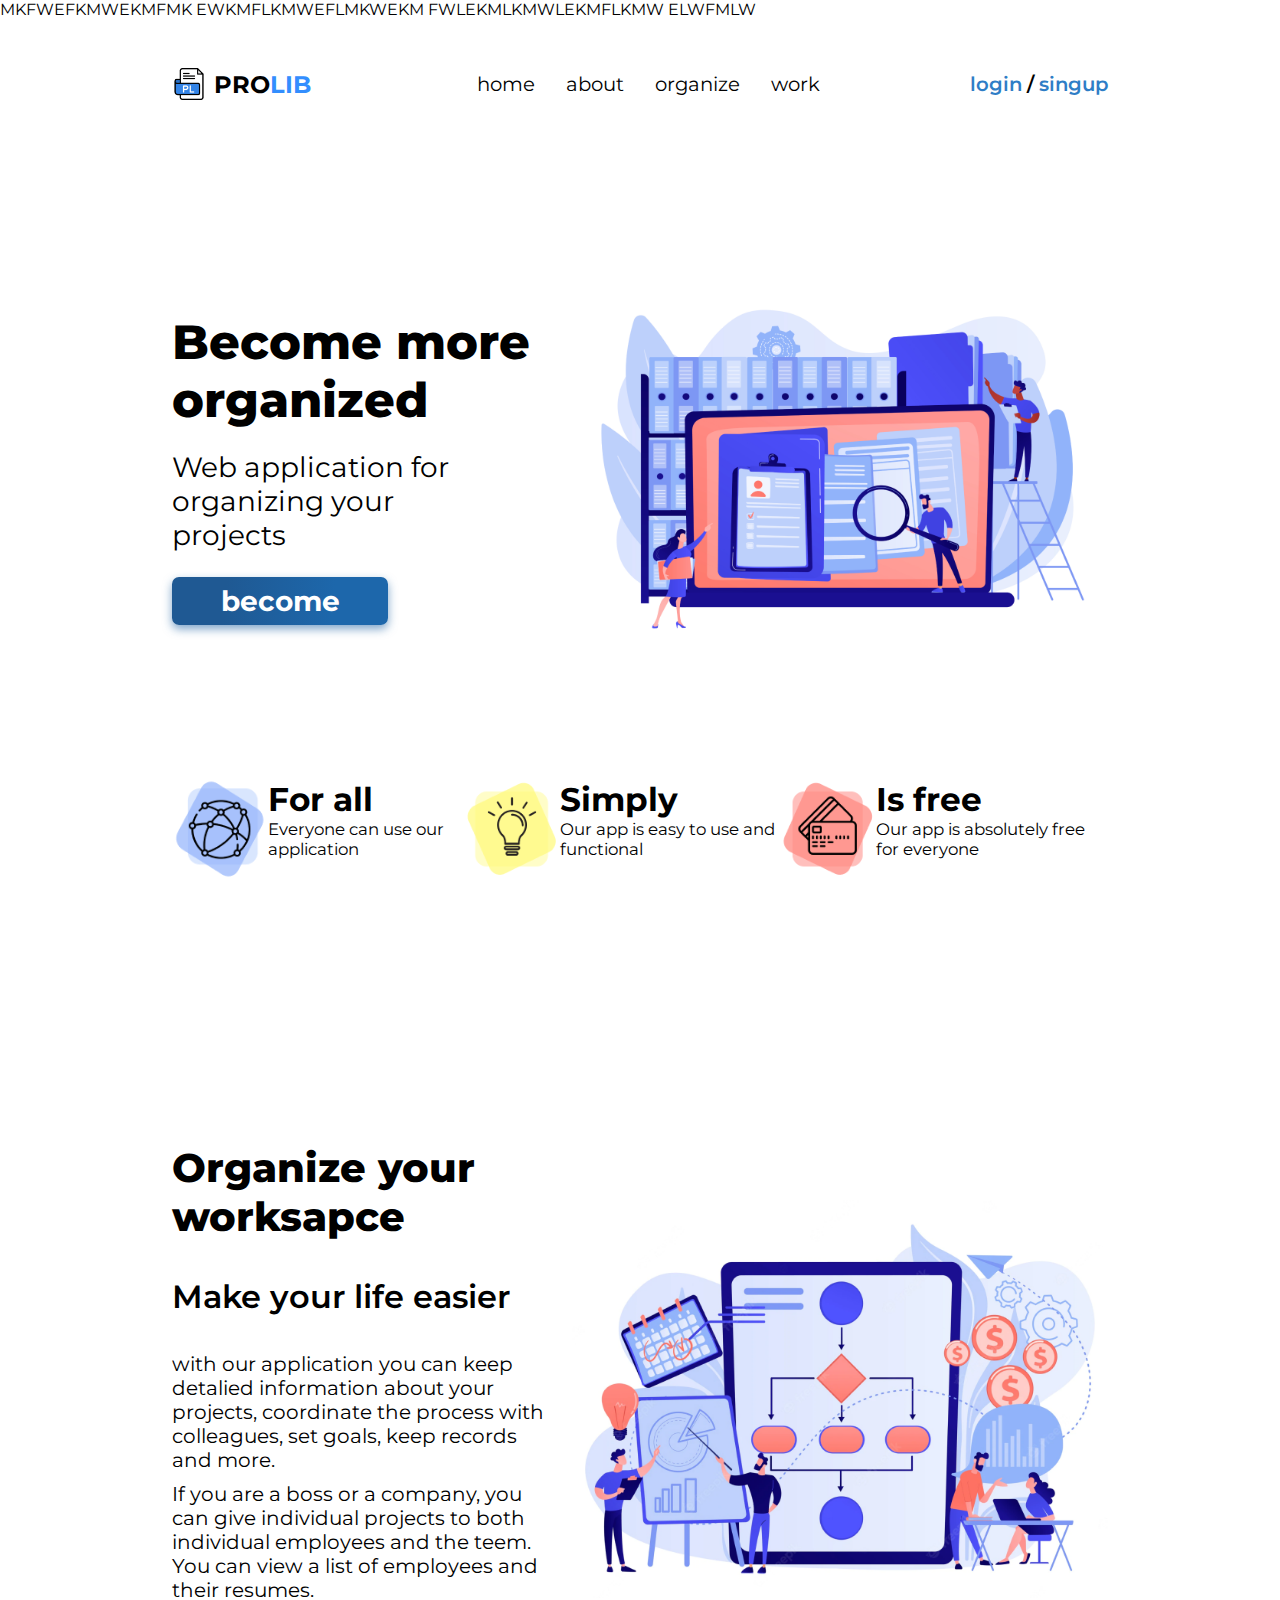
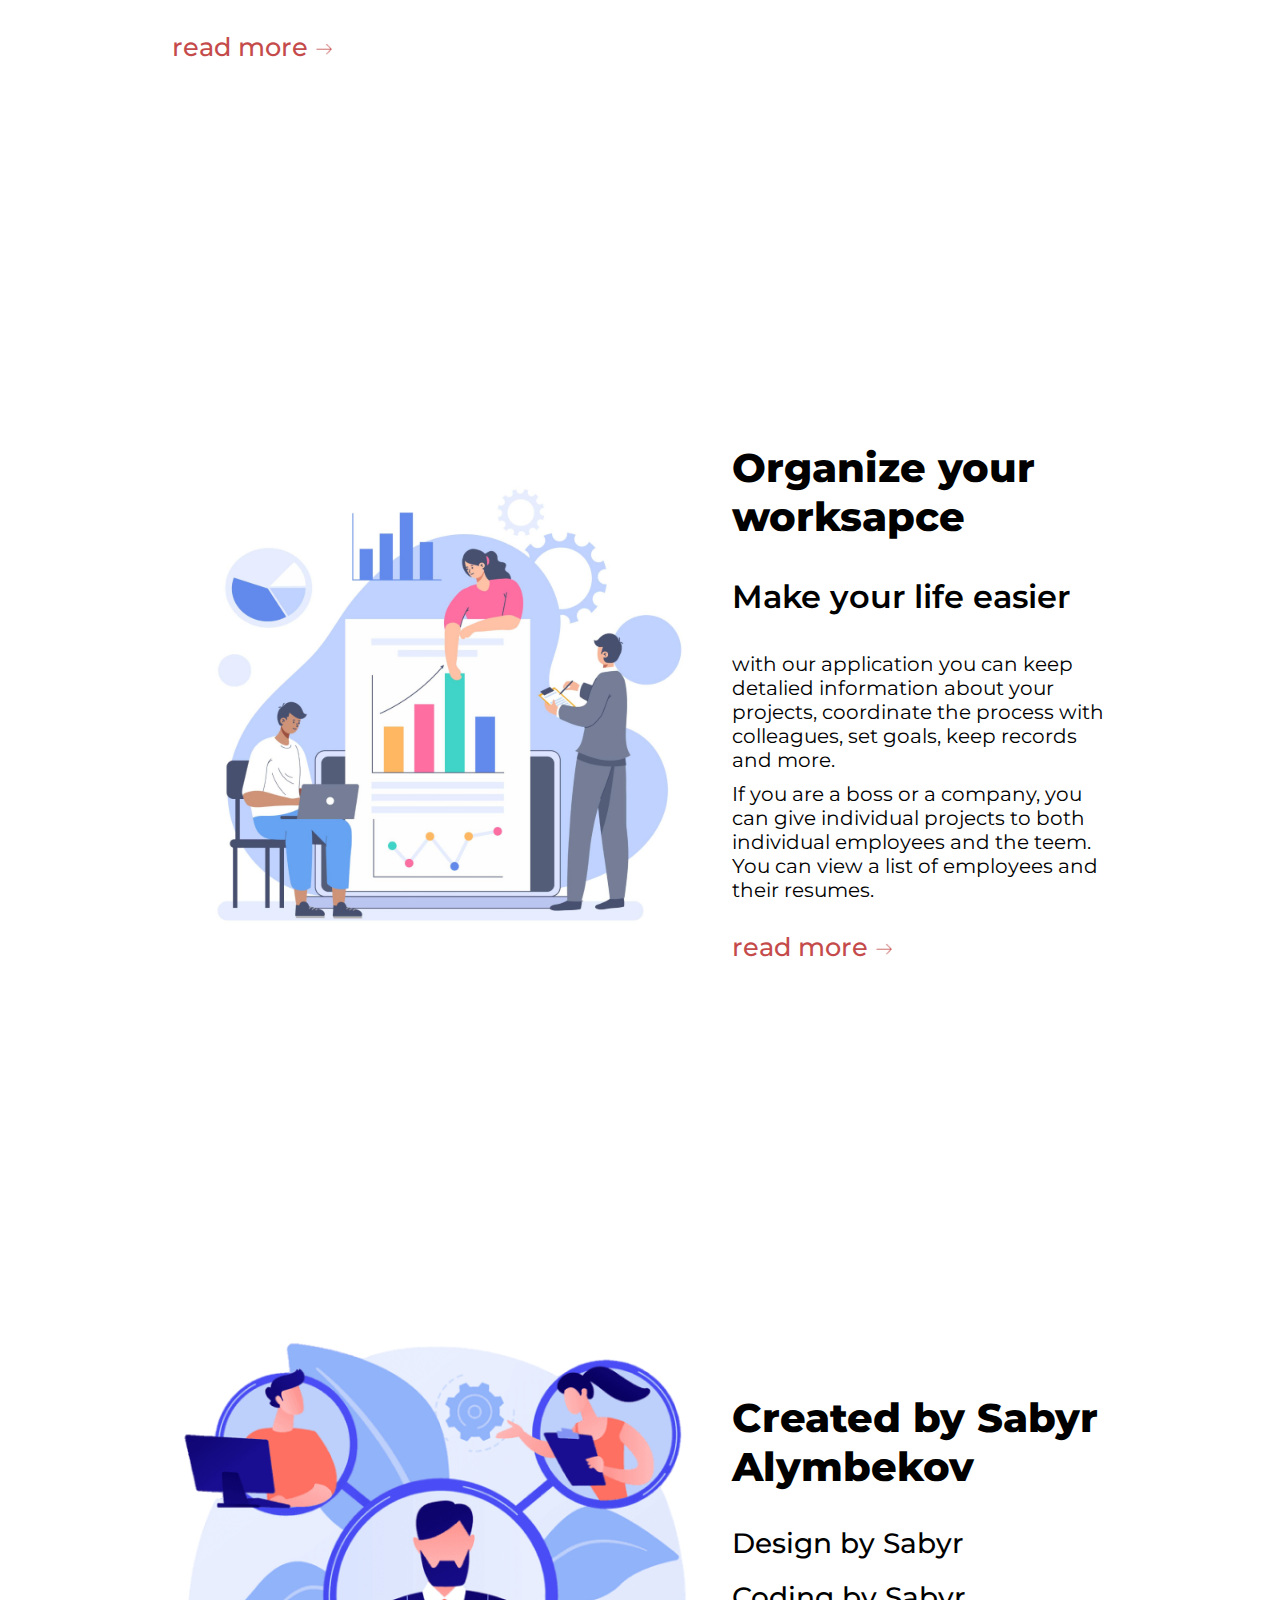
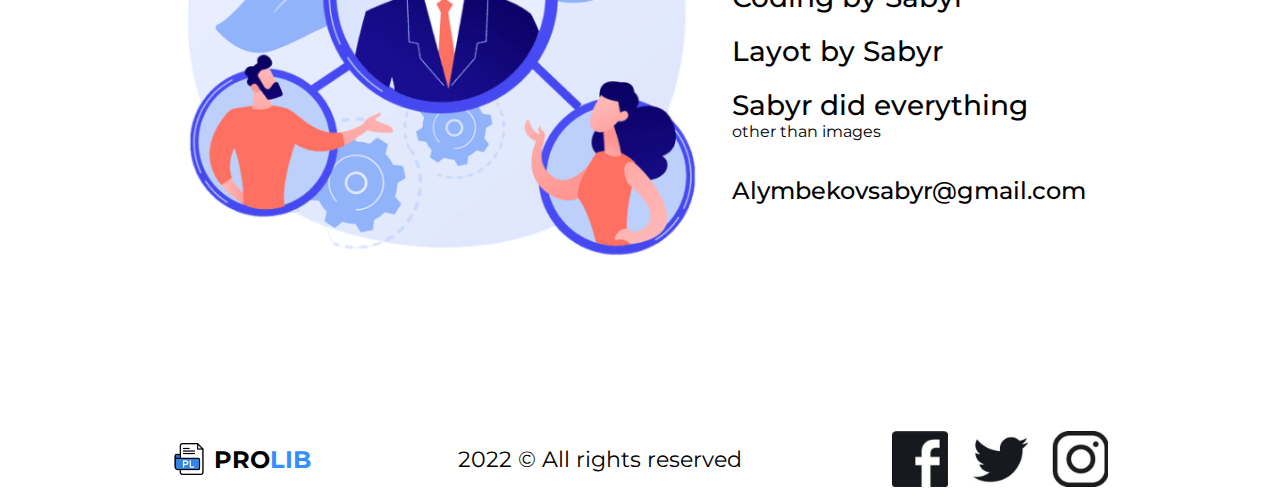
<file: index.html>
<!DOCTYPE html>
<html lang="en">

<head>
  <meta charset="UTF-8" />
  <meta name="viewport" content="width=device-width, initial-scale=1.0" />
  <meta http-equiv="X-UA-Compatible" content="ie=edge" />
  <title>PROLIB</title>
  <link rel="stylesheet" href="css/style.css" />
  <link rel="shortcut icon" href="assets/images/premium-icon-pl-5105317.png" type="image/x-icon">
</head>
<!-- HELLO -->
<!-- PRIVET -->
<!-- PRIVET2 -->  
<!-- HELLO -->
<!-- PRIVET -->
<!-- PRIVET2 -->  
<!-- HELLO -->
<!-- PRIVET -->
<!-- PRIVET2 -->  
<!-- HELLO -->
<!-- PRIVET -->
<!-- PRIVET2 -->  





<!-- HELLO -->
<!-- PRIVET -->
<!-- PRIVET2 -->  

<!-- HELLO -->
<!-- PRIVET -->
<!-- PRIVET2 -->  
<!-- HELLO -->
<!-- PRIVET -->
<!-- PRIVET2 -->  
<!-- HELLO -->
<!-- PRIVET -->
<!-- PRIVET2 -->  


<!-- HELLO -->
<!-- PRIVET -->
<!-- PRIVET2 -->  

<!-- HELLO -->
<!-- PRIVET -->
<!-- PRIVET2 -->  

<!-- HELLO -->
<!-- PRIVET -->
<!-- PRIVET2 -->  
<!-- HELLO -->
<!-- PRIVET -->
<!-- PRIVET2 -->  
<!-- HELLO -->
<!-- PRIVET -->
<!-- PRIVET2 -->  
<!-- HELLO -->
<!-- PRIVET -->
<!-- PRIVET2 -->  
<!-- HELLO -->
<!-- PRIVET -->
<!-- PRIVET2 -->  


<!-- HELLO -->
<!-- PRIVET -->
<!-- PRIVET2 -->  
<!-- HELLO -->
<!-- PRIVET -->
<!-- PRIVET2 -->  

<!-- HELLO -->
<!-- PRIVET -->
<!-- PRIVET2 -->  

<!-- HELLO -->
<!-- PRIVET -->
MKFWEFKMWEKMFMK
EWKMFLKMWEFLMKWEKM
FWLEKMLKMWLEKMFLKMW
ELWFMLW
<!-- ты тупой -->
<!-- Sam ti typoi -->
<!-- sasasasasasas -->
<body>
  <header id="home">
    <div class="head">
      <nav>
        <div class="dis">
          <div class="logotype">
            <img src="assets/images/premium-icon-pl-5105317.png" alt="logo" class="logo" />
            <h1 class="logotxt">PRO<span class="blue">LIB</span></h1>
          </div>
          <div class="nav_links">
            <div class="home li"><a href="#home">home</a></div>
            <div class="about li"><a href="#about">about</a></div>
            <div class="organize-nav li"><a href="#organ">organize</a></div>
            <div class="worknav li"><a href="#work">work</a></div>
          </div>
          <div class="lore">
            <a class="login" href="/html/registration/login.html">login</a>/<a class="register" href="#">singup</a>
          </div>
        </div>
        <div class="dis2">
          <div class="logotype">
            <img src="assets/images/premium-icon-pl-5105317.png" alt="logo" class="logo" />
            <h1 class="logotxt">PRO<span class="blue">LIB</span></h1>
          </div>
          <div class="cloop">
            <img src="assets/images/Hamburger_icon.svg.png" alt="burmen" class="open">
            <img src="assets/images/OOjs_UI_icon_close.svg.png" alt="close" class="close" style="display: none;">
          </div>
          <div class="plate closing">
            <div class="homep lip"><a href="#home" class="ach">home</a></div>
            <div class="aboutp lip"><a href="#about" class="ach">about</a></div>
            <div class="organize-navp lip"><a href="#organ" class="ach">organize</a></div>
            <div class="workp lip"><a href="#work" class="ach">work</a></div>
            <div class="lorep lip">
              <a class="loginp" href="/html/registration/login.html">login </a>/<a class="registerp" href="#"> singup</a>
            </div>
          </div>
      </nav>
      <img src="assets/images/20944142 1.png" alt="" class="head-img" />
      <div class="ofcon">
        <h1 class="gltxt">Become more organized</h1>
        <p class="sub-txt">Web application for organizing your projects</p>
        <a href="#" class="but-txt">become</a>
      </div>
      <div class="trigger" id="about">
        <div class="tel1 tel">
          <img src="assets/images/Group 7.png" alt="World Global" class="tel1-img ti" />
          <div class="tel-txt">
            <h1 class="tel1-h1 th1">For all</h1>
            <p class="tel1-p tp">Everyone can use our application</p>
          </div>
        </div>
        <div class="tel2 tel">
          <img src="assets/images/Group 8.png" alt="Simply idea" class="tel2-img ti" />
          <div class="tel-txt">
            <h1 class="tel2-h1 th1">Simply</h1>
            <p class="tel2-p tp">Our app is easy to use and functional</p>
          </div>
        </div>
        <div class="tel3 tel">
          <img src="assets/images/Group 9.png" alt="free" class="tel3-img ti" />
          <div class="tel-txt">
            <h1 class="tel3-h1 th1">Is free</h1>
            <p class="tel3-p tp">Our app is absolutely free for everyone</p>
          </div>
        </div>
      </div>
    </div>
  </header>
  <div class="organize" id="organ">
    <div class="organ">
      <img
        src="assets/images/businessmen-work-with-improvement-diagrams-charts-business-process-management-business-process-visualization-it-business-analysis-concept-illustration_335657-2085 1.png"
        alt="organize image" class="organize-image">
      <div class="orcon">
        <div class="orgltxt">
          Organize your worksapce
        </div>
        <div class="orgr2">
          <div class="subgltxt">
            Make your life easier
          </div>
          <div class="orgr1">
            <p class="melortxt1 mlrtxt">
              with our application you can keep detalied information about your projects, coordinate the process with
              colleagues, set goals, keep records and more.
            </p>
            <p class="melortxt2 mlrtxt">
              If you are a boss or a company, you can give individual projects to both individual employees and the
              teem. You can view a list of employees and their resumes.
            </p>
          </div>
        </div>

        <div class="readmoror">
          <div class="readtxt">
            read more
          </div>
          <img src="assets/images/Vector 1.png" alt="arrow" class="orarrow">
        </div>
      </div>
    </div>
  </div>
  <div class="work" id="work">
    <div class="wogan">
      <img src="assets/images/5024147 1.png" alt="" class="work-image">
      <div class="wocon">
        <div class="wogltxt">
          Organize your worksapce
        </div>
        <div class="wogr2">
          <div class="subgltxt">
            Make your life easier
          </div>
          <div class="wogr1">
            <p class="melortxt1 mlrtxt">
              with our application you can keep detalied information about your projects, coordinate the process with
              colleagues, set goals, keep records and more.
            </p>
            <p class="melortxt2 mlrtxt">
              If you are a boss or a company, you can give individual projects to both individual employees and the
              teem. You can view a list of employees and their resumes.
            </p>
          </div>
        </div>

        <div class="readmoror2">
          <div class="readtxt2">
            read more
          </div>
          <img src="assets/images/Vector 1.png" alt="arrow" class="woarrow">
        </div>
      </div>
    </div>
  </div>
  <div class="footsection">
    <div class="foot-all">
      <img src="assets/images/[removal 1.png" alt="" class="foot-image">
      <div class="foot-texts">
        <div class="foot-glav">
          Created by Sabyr Alymbekov
        </div>
        <div class="foot-mel-txt">
          <p class="mlfttxt1 mlfttxt">
            Design by Sabyr
          </p>
          <p class="mlfttxt2 mlfttxt">
            Coding by Sabyr
          </p>
          <p class="mlfttxt3 mlfttxt">
            Layot by Sabyr
          </p>
          <p class="mlfttxt4 mlfttxt">
            Sabyr did everything
            <span class="foot-small">
              other than images
            </span>
          </p>
        </div>
        <div class="foot-gmail">
          Alymbekovsabyr@gmail.com
        </div>
      </div>
    </div>
  </div>
  </div>
  <footer>
    <div class="footer-block">
      <div class="logotype-foot">
        <img src="assets/images/premium-icon-pl-5105317.png" alt="logo" class="logo-foot" />
        <h1 class="logotxt-foot">PRO<span class="blue">LIB</span></h1>
      </div>
      <p class="prava">
        2022 © All rights reserved
      </p>
      <!-- <div class="foot-logos"> -->
      <img src="assets/images/facebook 1.png" alt="facebook" class="logo-foot facebook">
      <img src="assets/images/twitter 1.png" alt="twitter" class="logo-foot twitter">
      <img src="assets/images/instagram 1.png" alt="instagram" class="logo-foot instagram">
      <!-- </div> -->
    </div>
  </footer>
  <script>
    let open = document.querySelector(".open");
    let close = document.querySelector(".close");
    const anchors = document.querySelectorAll('a[href*="#"]');
    const achs = document.querySelectorAll('a[href*="#"].ach');
    for (let ach of achs) {
      if (document.querySelector(".plate").className != "opening") {
        ach.addEventListener("click", () => {
          document.querySelector(".plate").classList.toggle("opening")
          document.querySelector(".plate").classList.toggle("closing")
          close.style.display = "none";
          open.style.display = "block";
        })
      }

    }

    open.addEventListener("click", () => {
      document.querySelector(".plate").classList.toggle("opening")
      document.querySelector(".plate").classList.toggle("closing")
      close.style.display = "block";
      open.style.display = "none";
    })
    close.addEventListener("click", () => {
      document.querySelector(".plate").classList.toggle("opening")
      document.querySelector(".plate").classList.toggle("closing")
      close.style.display = "none";
      open.style.display = "block";
    })


    for (let anchor of anchors) {
      anchor.addEventListener('click', function (e) {
        e.preventDefault()

        const blockID = anchor.getAttribute('href').substr(1)

        document.getElementById(blockID).scrollIntoView({
          behavior: 'smooth',
          block: 'start'
        })
      })
    }
  </script>
</body>

</html>
</file>
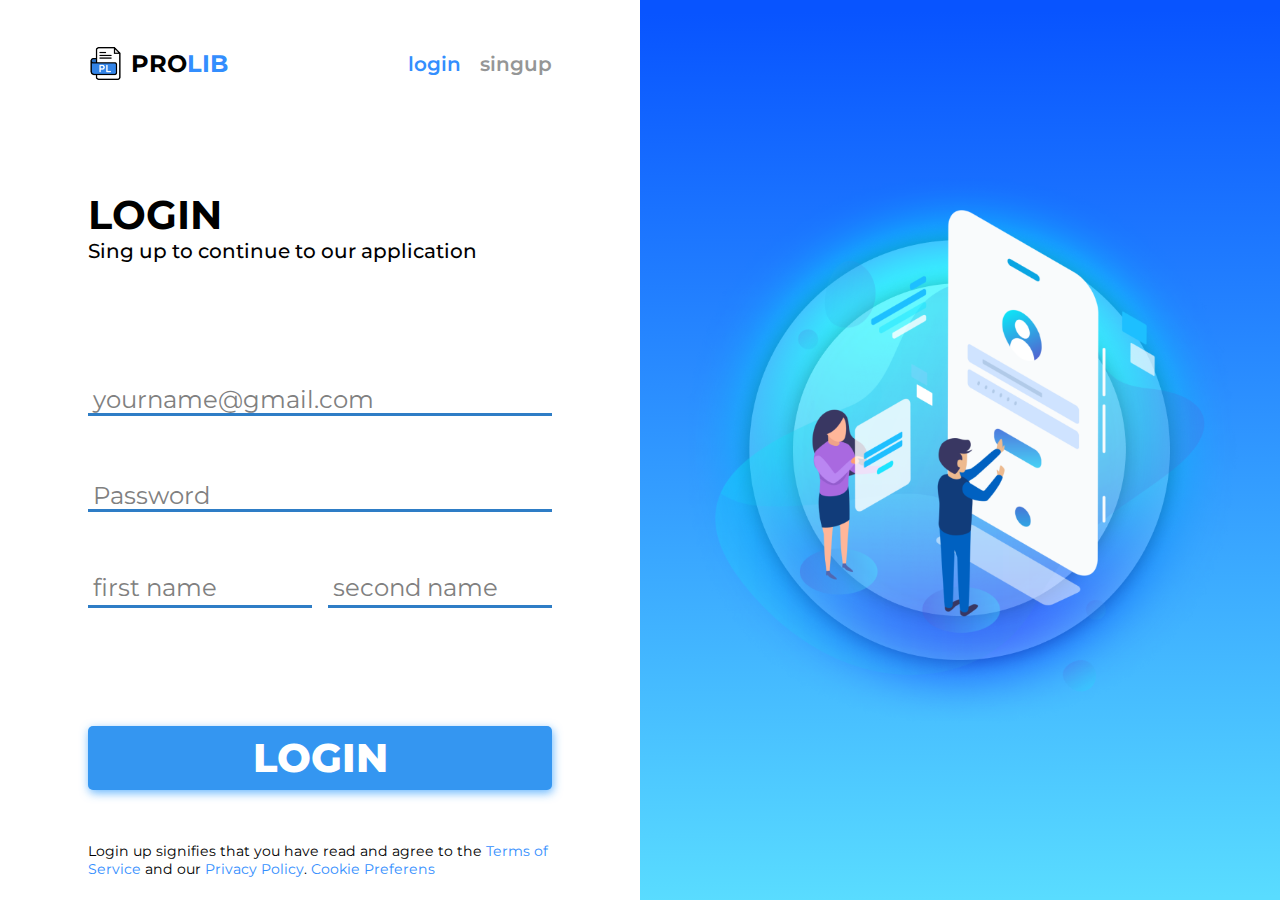
<file: html/registration/login.html>
<!DOCTYPE html>
<html lang="en">
  <head>
    <meta charset="UTF-8" />
    <meta http-equiv="X-UA-Compatible" content="IE=edge" />
    <meta name="viewport" content="width=device-width, initial-scale=1.0" />
    <link rel="stylesheet" href="/css/login.css" />
    <link rel="shortcut icon" href="/assets/images/premium-icon-pl-5105317.png" type="image/x-icon">
    <title>PROLIB</title>
  </head>
  <body>
    <div class="login">
      <div class="login-texts">
        <div class="login-cont">
          <nav>
            <div class="logotype">
              <img
                src="/assets/images/premium-icon-pl-5105317.png"
                alt="logo"
                class="logo"
              />
              <h1 class="logotxt">PRO<span class="blue">LIB</span></h1>
            </div>
            <div class="choose">
              <div class="login-text">login</div>
              <div class="singup-text">
                <a href="/html/registration/singup.html" class="reg-link"
                  >singup</a
                >
              </div>
            </div>
          </nav>

          <form action="" method="post">
            <div class="bold-texts">
              <h1 class="text-login">LOGIN</h1>
              <p class="Continue">Sing up to continue to our application</p>
            </div>
            <div class="container">
              <div class="inputs">
                <input
                type="email"
                placeholder="yourname@gmail.com"
                name="gmail"
                class="email-input"
                required
              />

              <input
                type="password"
                placeholder="Password"
                class="password-input"
                name="psw"
                required
              />

              <div class="username-inputs">
                <input type="text" placeholder="first name" class="first-name-input" name="fn" required />

                <input type="text" placeholder="second name" class="second-name-input" name="sn" required />
              </div>
              </div>
            </div>
            <button type="submit" class="button-form">LOGIN</button>
          </form>
          <p class="rule">
            Login up signifies that you have read and agree to the <a href="#" class="tos"><span class="blue2">Terms of Service</span></a> and our <a href="#" class="PriPo"><span class="blue2">Privacy Policy</span></a>. <a href="#" class="PriPo"><span class="blue2"> Cookie Preferens</span></a>
          </p>
        </div>
      </div>
      <div class="image-sector">
        <img src="/assets/images/image.png" alt="login-image" />
      </div>
    </div>
  </body>
</html>
</file>
<file: css/style.css>
@font-face {
  font-family: Montserrat;
  src: url(Montserrat-VariableFont_wght.ttf);
}
@font-face {
  font-family: MontserratRe;
  src: url(Montserrat-Regular.ttf);
}
@font-face {
  font-family: MontserratSB;
  src: url(Montserrat-SemiBold.ttf);
}
@font-face {
  font-family: MontserratBold;
  src: url(Montserrat-Bold.ttf);
}
@font-face {
  font-family: MontserratEXBold;
  src: url(Montserrat-ExtraBold.ttf);
}
@font-face {
  font-family: MontserratMed;
  src: url(Montserrat-Medium.ttf);
}

* {
  left: 0;
  right: 0;
  padding: 0;
  margin: 0;
  box-sizing: border-box;
  font-family: Montserrat;
}

a {
  color: black;
  text-decoration: none;
}

header {
  width: 100%;
  display: flex;
  align-items: center;
  justify-content: center;
  min-height: 100vh;
}

.head {
  margin-left: 13.4375%;
  margin-right: 13.4375%;
  display: grid;
  grid-template-columns: repeat(12, 4.375vw);
  column-gap: 1.875vw;
  min-height: 100vh;
  grid-template-rows: 1fr 4fr 1fr;
}

/* nav bar */

nav {
  position: relative;
  top: 3.75vw;
  height: 2.6875vw;
  grid-column-start: 1;
  grid-column-end: 13;
}
.dis {
  display: flex;
  flex-direction: row;
  justify-content: space-between;
  height: 100%;
}
.logo {
  height: 100%;
  border-radius: 7px;
}
.logotxt {
  font-family: MontserratBold;
  font-size: 1.875vw;
  display: flex;
  justify-content: center;
  align-items: center;
  padding-left: 8px;
}
.logotype {
  width: calc((200 / 1170) * 100%);
  display: flex;
  flex-direction: row;
  justify-content: flex-start;
}
.nav_links {
  width: 36.752%;
  display: flex;
  flex-direction: row;
  justify-content: space-between;
  align-items: center;
}
.nav_links > div > a {
  font-family: MontserratRe;
  font-size: 1.537333529vw;
}
.nav_links > div > a:hover {
  font-family: MontserratSB;
  transition: 2s;
}
.lore {
  display: flex;
  flex-direction: row;
  justify-content: space-between;
  align-items: center;
  font-family: MontserratSB;
  font-size: 1.537333529vw;
  text-indent: 5px;
}
.lore > a {
  font-family: MontserratSB;
  font-size: 1.537333529vw;
  color: #2e7dc6;
}
.dis2 {
  display: none;
}
.blue {
  color: #338EFE;
  font-family: MontserratBold;
  font-size: 1.875vw;
}
/* HEADER CONTENT */

.ofcon {
  width: 29.375vw;
  height: 24.375vw;
  display: flex;
  flex-direction: column;
  justify-content: space-between;
  align-items: flex-start;
  grid-column-start: 1;
  grid-column-end: 6;
  position: relative;
  grid-row: 2 / 2;
  align-self: center;
}
.head-img {
  position: relative;
  grid-column-start: 6;
  grid-column-end: 13;
  width: 100%;
  grid-row: 2 / 2;
  align-self: center;
}
.gltxt {
  width: 100%;
  height: 8.25vw;
  font-size: 3.75vw;
  font-family: MontserratEXBold;
}
.sub-txt {
  width: 78.72344043%;
  font-size: 2.1875vw;
  height: 7.5vw;
}
.but-txt {
  width: 16.875vw;
  height: 3.75vw;
  background: linear-gradient(96.24deg, #1f5993 25.04%, #1d67ab 74.04%);
  box-shadow: 0px 4px 10px rgba(30, 97, 161, 0.57);
  border-radius: 7px;
  display: flex;
  justify-content: center;
  align-items: center;
  font-size: 2.1875vw;
  color: white;
  font-family: MontserratBold;
}
.plate {
  position: fixed;
  width: 77vw;
  height: 100vh;
  background: rgba(175, 175, 175, 0.2);
  backdrop-filter: blur(30px);
  border: 2px solid rgba(255, 255, 255, 0.1);
  box-shadow: 0 0 80px rgba(0, 0, 0, 0.462);
  left: 0;
  top: 0;
  z-index: 2;
  display: flex;
  justify-content: center;
  align-items: center;
  flex-direction: column;
}
.lip {
  width: 100%;
  font-size: 10vw;
  text-align: center;
  color: white;
}
.lip > a {
  color: white;
}
.lorep > a {
  color: #2e7dc6;
}
.lip > a:hover {
  font-family: MontserratSB;
  transition: 2s;
}
.closing {
  opacity: 0;
  left: -77vw;
  width: 0;
  transition: left 1.2s, opacity 0.3s, width 0.6s;
}
.opening {
  left: 0;
  opacity: 1;
  width: 77vw;
  transition: left 1s, opacity 0.8s, width 0.8s;
}
.lorep {
  margin-top: 100px;
}

/* TRIGGER */

.trigger {
  width: 100%;
  height: 9.375vw;
  display: flex;
  justify-content: center;
  grid-row: 3 / 3;
  grid-column: 1 / 13;
  display: flex;
  flex-direction: row;
  justify-content: space-between;
  align-items: center;
}
.tel {
  display: flex;
  flex-direction: row;
  justify-content: center;
  align-items: center;
}
.tel-txt {
  display: flex;
  flex-direction: column;
  justify-content: center;
  align-self: center;
}
.tp {
  height: 4.625vw;
  font-size: 1.3vw;
}
.th1 {
  font-family: MontserratBold;
  font-size: 2.56vw;
}
.ti {
  width: 7.5vw;
}

/* ORGANIZE */

.organize {
  width: 100%;
  min-height: 100vh;
  display: flex;
  justify-content: center;
  align-items: center;
}
.organ {
  display: grid;
  grid-template-columns: repeat(12, 4.375vw);
  column-gap: 1.875vw;
  min-height: 100vh;
  margin-left: 13.4375%;
  margin-right: 13.4375%;
  position: relative;
  top: 30px;
}
.organize-image {
  grid-column: 6 / 13;
  position: relative;
  width: 100%;
  align-self: center;
}
.orcon {
  grid-column: 1 / 6;
    grid-row: 1 / 1;
    align-self: center;
    width: 100%;
    display: flex;
    height: 40vw;
    flex-direction: column;
    justify-content: space-between;
}
.orgltxt {
  font-size: 3.125vw;
  font-family: MontserratExBold;
  align-self: end;
}
.subgltxt {
  font-family: MontserratSB;
  font-size: 2.5vw;
}
.mlrtxt {
  font-size: 1.5625vw;
  display: flex;
  align-items: center;
  justify-content: center;
}
.orgr2 {
  display: grid;
  grid-template-rows: 0.3fr 1fr;
}
.orgr1 {
  display: grid;
  grid-template-rows: 1fr 1fr;
  row-gap: 10px;
}
.readmoror {
  display: flex;
  flex-direction: row;
  width: 12.5vw;
  height: 1.4vw;
  color: #C54B4B;
  align-items: center;
  justify-content: space-between;
}
.readtxt {
  font-size: 2vw;
  font-family: MontserratMed;
}
.orarrow {
  width: 1.25vw;
  height: 0.94vw;
  align-self: end;
}

/* WORK */

.work {
  width: 100%;
  min-height: 100vh;
  display: flex;
  justify-content: center;
  align-items: center;
}
.wogan {
  display: grid;
  grid-template-columns: repeat(12, 4.375vw);
  column-gap: 1.875vw;
  min-height: 100vh;
  margin-left: 13.4375%;
  margin-right: 13.4375%;
  position: relative;
  top: 30px;
}
.work-image {
  grid-column: 1 / 8;
  position: relative;
  width: 100%;
  align-self: center;
}
.wocon {
  grid-column: 8 / 13;
  grid-row: 1 / 1;
  align-self: center;
  width: 100%;
  display: flex;
  height: 40vw;
  flex-direction: column;
  justify-content: space-between;
}
.wogltxt {
  font-size: 3.125vw;
  font-family: MontserratExBold;
  align-self: end;
}
.wogr2 {
  display: grid;
  grid-template-rows: 0.3fr 1fr;
}
.wogr1 {
  display: grid;
  grid-template-rows: 1fr 1fr;
  row-gap: 10px;
}
.readmoror2 {
  display: flex;
  flex-direction: row;
  width: 12.5vw;
  height: 1.4vw;
  color: #C54B4B;
  align-items: center;
  justify-content: space-between;
}
.readtxt2 {
  font-size: 2vw;
  font-family: MontserratMed;
}
.woarrow {
  width: 1.25vw;
  height: 0.94vw;
  align-self: end;
}

/* FOOT_SECTION */

.footsection {
  width: 100%;
  min-height: 100vh;
  display: flex;
  justify-content: center;
  align-items: center;
}
.foot-all {
  display: grid;
  grid-template-columns: repeat(12, 4.375vw);
  column-gap: 1.875vw;
  min-height: 100vh;
  margin-left: 13.4375%;
  margin-right: 13.4375%;
  position: relative;
  top: 30px;
}
.foot-image {
  grid-column: 1 / 8;
  position: relative;
  width: 100%;
  align-self: center;
}
.foot-texts {
  grid-column: 8 / 13;
  grid-row: 1 / 1;
  align-self: center;
  width: 100%;
  display: flex;
  height: 32.1875vw;
  flex-direction: column;
  justify-content: space-between;
}
.foot-glav {
  font-size: 3.125vw;
  font-family: MontserratExBold;
}
.mlfttxt {
  font-family: MontserratMed;
  font-size: 2.1875vw;
}
.foot-mel-txt {
  height: 16.875vw;
  display: flex;
  justify-content: space-between;
  flex-direction: column;
}
.foot-small {
  font-family: MontserratRe;
  font-size: 1.25vw;
}
.mlfttxt4 {
  display: flex;
  flex-direction: column;
}
.foot-gmail {
  font-family: MontserratMed;
  font-size: 1.875vw;
}

/* footer */

footer {
  height: 6.25vw;
}
.footer-block {
  display: grid;
  grid-template-columns: repeat(12, 4.375vw);
  column-gap: 1.875vw;
  margin-left: 13.4375%;
  margin-right: 13.4375%;
  height: 6.25vw;
  align-items: center;
}
.logotype-foot {
  display: flex;
  flex-direction: row;
  grid-column: 1 / 3;
  height: 6.25vw;
  width: 100%;
  align-items: center;
}
.logotype-foot > img {
  height: 43%;
}
.logotype-foot > h1 {
  font-family: MontserratBold;
  font-size: 1.875vw;
  display: flex;
  justify-content: center;
  align-items: center;
  padding-left: 8px;
}
.prava {
  display: flex;
  justify-content: center;
  grid-column: 4 / 9;
  height: 6.25vw;
  width: 100%;
  align-items: center;
  font-size: 1.729vw;
}
.facebook {
  grid-column: 10 / 11;
  width: 100%;
}
.twitter {
  grid-column: 11 / 12;
  width: 100%;
}
.instagram {
  grid-column: 12 / 13;
  width: 100%;
}

/* MEDIA REQUESRS */

@media (max-width: 1023px) {
  .head {
    margin: 0;
    grid-template-columns: repeat(12, 5.14018692vw);
    column-gap: 2.3364486vw;
    width: 87vw;
    grid-template-rows: 0.6fr 2fr 2.4fr 2fr;
  }
  .organ {
    margin: 0;
    grid-template-columns: repeat(12, 5.14018692vw);
    column-gap: 2.3364486vw;
    width: 87vw;
    grid-template-rows: 0.6fr 2fr;
  }
  .foot-all {
    margin: 0;
    grid-template-columns: repeat(12, 5.14018692vw);
    column-gap: 2.3364486vw;
    width: 87vw;
    grid-template-rows: 0.6fr 0.9fr;
  }
  .wogan {
    margin: 0;
    grid-template-columns: repeat(12, 5.14018692vw);
    column-gap: 2.3364486vw;
    width: 87vw;
    grid-template-rows: 0.6fr 1.4fr;
  }
  .dis2 {
    display: flex;
    flex-direction: row;
    justify-content: space-between;
    height: 100%;
  }
  .close {
    width: 10.6448598vw;
  }
  .open {
    width: 10.6448598vw;
  }
  nav {
    height: 10.6448598vw;
  }
  .dis {
    display: none;
  }
  .logotxt {
    font-size: 5.14018692vw;
    padding-left: 7px;
  }
  .logo {
    height: 70%;
  }
  .logotype {
    align-items: center;
  }
  .head-img {
    grid-column: 1 / 13;
    position: relative;
    grid-row: 2 / 2;
  }
  .ofcon {
    width: 100%;
    height: 61.682243vw;
    display: flex;
    align-items: center;
    grid-column: 1 / 13;
    position: relative;
    grid-row: 3 / 3;
    align-self: start;
  }
  .gltxt {
    font-size: 11vw;
    text-align: center;
    width: 100%;
    height: auto;
  }
  .sub-txt {
    font-size: 6.5vw;
    text-align: center;
    width: 100%;
    height: auto;
  }
  .but-txt {
    width: 50%;
    font-size: 6.5vw;
    height: 11vw;
  }
  .trigger {
    height: 65vw;
    grid-row: 4 / 4;
    flex-direction: column;
  }
  .tel {
    height: 100%;
  }
  .ti {
    width: 20vw;
  }
  .th1 {
    font-size: 7.1vw;
  }
 .tp {
    font-size: 4.1vw;
    height: 10vw;
  }
  .orgr2 {
    row-gap: 10px;
  }
  .orgltxt {
    align-self: center;
  }
  .organize-image {
    grid-column: 1 / 13;
    position: relative;
    width: 100%;
    align-self: start;
    grid-row: 1 / 1;
    bottom: 0;
  }
  .orcon {
    align-self: start;
    grid-column: 1 / 13;
    grid-row: 2 / 2;
    width: 100%;
    display: flex;
    height: 112.15vw;
  }
  .orgltxt {
    font-size: 9.35vw;
    align-self: end;
  }
  .subgltxt {
    font-size: 7.5vw;
  }
  .mlrtxt {
    font-size: 4.7vw;
  }
  .orgr2 {
    display: grid;
    grid-template-rows: 0.3fr 1fr;
  }
  .orgr1 {
    display: grid;
    grid-template-rows: 1fr 1fr;
    row-gap: 20px;
  }
  .readmoror {
    top: 10px;
    position: relative;
    width: 37.4vw;
    height: auto;
  }
  .readtxt {
    font-size: 5.8vw;
  }
  .orarrow {
    width: 3.7vw;
    height: 0.94vw;
    position: relative;
    top: 3px;
    align-self: center;
    margin-left: 10px;
    height: auto;
  }
  .wogr2 {
    row-gap: 10px;
  }
  .wogltxt {
    align-self: center;
  }
  .work-image {
    grid-column: 1 / 13;
    position: relative;
    width: 100%;
    align-self: start;
    grid-row: 1 / 1;
  }
  .wocon {
    grid-column: 1 / 13;
    grid-row: 2 / 2;
    align-self: start;
    width: 100%;
    display: grid;
    grid-template-rows: 0.4fr 1fr 0.2fr;
  }
  .wogltxt {
    font-size: 9.35vw;
    align-self: end;
  }
  .subgltxt {
    align-self: center;
    font-size: 7.5vw;
  }
  .mlrtxt {
    font-size: 4.7vw;
  }
  .wogr2 {
    display: grid;
    grid-template-rows: 0.3fr 1fr;
  }
  .wogr1 {
    display: grid;
    grid-template-rows: 1fr 1fr;
    row-gap: 20px;
  }
  .readmoror2 {
    top: 10px;
    position: relative;
    width: 37.4vw;
    height: auto;
  }
  .readtxt2 {
    font-size: 5.8vw;
  }
  .woarrow {
    width: 3.7vw;
    height: 0.94vw;
    position: relative;
    top: 3px;
    align-self: center;
    margin-left: 10px;
    height: auto;
  }


  .foot-image {
    grid-column: 1 / 13;
    position: relative;
    width: 100%;
    align-self: start;
    grid-row: 1 / 1;
  }
  .foot-texts {
    grid-column: 1 / 13;
    grid-row: 2 / 2;
    align-self: start;
    width: 100%;
    height: 93.5vw;
  }
  .foot-glav {
    font-size: 8.6vw;
    align-self: end;
    text-align: center;
  }
  .mlfttxt {
    font-size: 6.1vw;
    text-align: center;
  }
  .foot-mel-txt {
    height: 49vw;
  }
  .foot-small {
font-size: 3.5vw;
  }
  .foot-gmail {
    font-size: 5.1vw;
    font-family: MontserratMed;
    text-align: center;
  }

  /* footer */

footer {
  height: 23.4vw;
  margin-top: 20px;
}
.footer-block {
  height: 23.4vw;
}
.logotype-foot {
  height: 23.4vw;
}
.logotype-foot > img {
  width: 7.7vw;
  height: 7.7vw;
}
.logotype-foot > h1 {
  font-size: 3.7vw;
  padding-left: 10px;
}
.prava {
  grid-column: 5 / 10;
}
.logotxt-foot > span.blue {
  font-size: 3.7vw;
}
.blue {
  font-size: 5.14018692vw;
}
}
</file>
<file: css/login.css>
@font-face {
  font-family: Montserrat;
  src: url(Montserrat-VariableFont_wght.ttf);
}
@font-face {
  font-family: MontserratRe;
  src: url(Montserrat-Regular.ttf);
}
@font-face {
  font-family: MontserratSB;
  src: url(Montserrat-SemiBold.ttf);
}
@font-face {
  font-family: MontserratBold;
  src: url(Montserrat-Bold.ttf);
}
@font-face {
  font-family: MontserratEXBold;
  src: url(Montserrat-ExtraBold.ttf);
}
@font-face {
  font-family: MontserratMed;
  src: url(Montserrat-Medium.ttf);
}

* {
  left: 0;
  right: 0;
  padding: 0;
  margin: 0;
  box-sizing: border-box;
  font-family: Montserrat;
}

a {
  color: black;
  text-decoration: none;
}

.login {
  width: 100%;
  min-height: 100vh;
  display: flex;
  flex-direction: row;
}

.blue {
  color: #338efe;
  font-family: MontserratBold;
  font-size: 1.875vw;
}

.blue2 {
  color: #338efe;
}

/* LOGIN */

.image-sector {
  width: 50vw;
  display: flex;
  justify-content: center;
  align-items: center;
  background: linear-gradient(359.63deg, #59dcff 0.33%, #0854ff 98.53%);
}
.image-sector > img {
  width: 87.5%;
}
.login-texts {
  width: 50vw;
  display: flex;
  justify-content: center;
}
.login-cont {
  display: grid;
  grid-template-columns: repeat(6, 13.8%);
  grid-template-rows: 1fr 4fr 0.5fr;
  column-gap: 3.45%;
  row-gap: min(10px);
  margin-left: 13.75%;
  margin-right: 13.75%;
  min-height: 100vh;
}

/* NAV */

nav {
  grid-column: 1 / 7;
  grid-row: 1 / 2;
  height: 2.75vw;
  width: 100%;
  position: relative;
  margin-top: 3.6vw;
  display: flex;
  flex-direction: row;
  justify-content: space-between;
}
.logo {
  height: 100%;
  border-radius: 7px;
}
.logotxt {
  font-family: MontserratBold;
  font-size: 1.875vw;
  display: flex;
  justify-content: center;
  align-items: center;
  padding-left: 8px;
}
.logotype {
  width: calc((183 / 580) * 100%);
  height: 100%;
  display: flex;
  flex-direction: row;
  justify-content: flex-start;
}
.choose {
  display: flex;
  flex-direction: row;
  justify-content: space-between;
  align-items: center;
  width: 31%;
  height: 100%;
}
.login-text {
  font-size: 1.56vw;
  color: #338efe;
  font-family: MontserratSB;
}
.singup-text {
  display: flex;
  align-items: center;
  justify-content: center;
}
.singup-text > a {
  font-size: 1.56vw;
  color: #959696;
  font-family: MontserratSB;
}

/* LOGIN CONTENT */

form {
  grid-column: 1 / 7;
  grid-row: 2 / 3;
  width: 100%;
  height: 100%;
  display: flex;
  justify-content: space-between;
  flex-direction: column;
  align-self: center;
  gap: 70px;
}
.bold-texts {
  width: 100%;
  height: 6vw;
  margin-top: 20px;
}
.text-login {
  font-family: MontserratBold;
  font-size: 3.125vw;
}
.Continue {
  font-family: MontserratMed;
  font-size: 1.5625vw;
}
.inputs {
  width: 100%;
  height: 17.5vw;
  display: flex;
  justify-content: space-between;
  flex-direction: column;
}
.inputs > input {
  border: none;
  border-bottom: 3px solid #2e7dc6;
  height: 2.5vw;
  font-size: 1.9vw;
}
.inputs > input::placeholder {
  font-size: 1.9vw;
  padding-bottom: 5px;
  padding-left: 5px;
  color: #808080;
}
.email-input {
  width: 100%;
}
.password-input {
  width: 100%;
}
.username-inputs {
  width: 100%;
  height: 2.5vw;
  display: flex;
  flex-direction: row;
  justify-content: space-between;
  align-items: center;
}
.username-inputs > input {
  border: none;
  border-bottom: 3px solid #2e7dc6;
  height: 2.5vw;
  width: calc(50% - 3.45% / 2);
}
.username-inputs > input::placeholder {
  font-size: 1.9vw;
  padding-bottom: 5px;
  padding-left: 5px;
  color: #808080;
}
.button-form {
  border: none;
  background: #3496f1;
  color: white;
  font-size: 3.125vw;
  font-family: MontserratEXBold;
  width: 100%;
  box-shadow: 1px 3px 10px 0px #299afdb2;
  border-radius: 5px;
  height: 5vw;
  margin-bottom: 20px;
}
.rule {
  grid-column: 1 / 7;
  font-size: 1.1vw;
  font-family: MontserratRe;
  align-self: center;
}

/* MEDIA */

@media (max-width: 1023px) {
  .image-sector {
    display: none;
  }
  .login {
    display: block;
  }
  .login-texts {
    width: 100vw;
  }
  .login-cont {
    display: grid;
    grid-template-columns: repeat(6, 9vw);
    column-gap: 4.5vw;
    grid-template-rows: 1fr 4fr 1fr;
    margin-right: 0;
    margin-left: 0;
  }
  .rule {
    font-size: 2.5vw;
    font-family: MontserratRe;
    align-self: center;
  }
  form {
    height: 100%;
  }
  .bold-texts {
    height: auto;
  }
  .text-login {
    font-size: 10.5vw;
  }
  .Continue {
    font-size: 3.95vw;
  }
  .inputs {
    height: 40vw;
  }
  .inputs > input {
    height: 7vw;
    font-size: 4vw;
  }
  .username-inputs {
    height: 7vw;
  }
  .username-inputs > input {
    height: 7vw;
    width: calc(50% - 2.25vw / 2);
    font-size: 4vw;
  }
  .inputs > input::placeholder {
    font-size: 5vw;
    padding-left: 5px;
    color: #808080;
  }
  .username-inputs > input::placeholder {
    font-size: 4vw;
    padding-left: 5px;
    color: #808080;
  }
  .button-form {
    height: 10vw;
    font-size: 7vw;
  }
  nav {
    grid-column: 1 / 7;
    grid-row: 1 / 2;
    height: 6vw;
    width: 100%;
    position: relative;
    margin-top: 6.5vw;
    display: flex;
    flex-direction: row;
    justify-content: space-between;
    align-items: center;
  }
  .logotxt {
    font-size: 5.2vw;
    padding-left: 7px;
  }
  .logotype {
    align-items: center;
  }
  .choose {
    display: flex;
    flex-direction: row;
    justify-content: space-between;
    align-items: center;
    width: 22.5vw;
    height: 100%;
  }
  .login-text {
    font-size: 3vw;
  }
  .singup-text > a {
    font-size: 3vw;
  }
  .blue {
    font-size: 5.14018692vw;
  }
}
</file>
